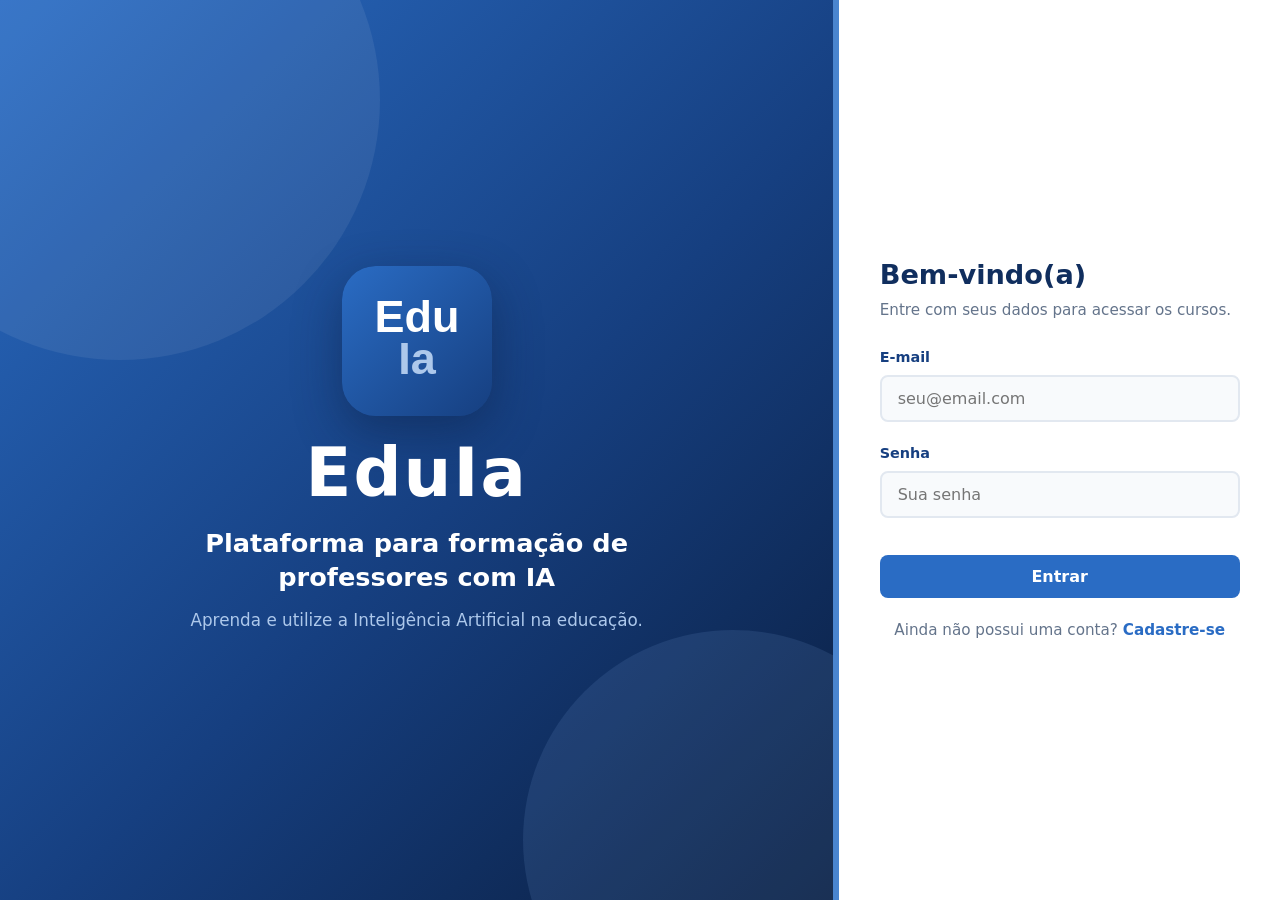
<file: index.html>
<!DOCTYPE html>
<html lang="pt-BR">
<head>
  <meta charset="UTF-8" />
  <meta name="viewport" content="width=device-width, initial-scale=1.0" />
  <title>EduIa — Login</title>
  <link rel="icon" type="image/svg+xml" href="img/logo.svg" />
  <link rel="stylesheet" href="css/style.css" />
</head>
<body>
  <div class="split-page">
    <section class="split-brand">
      <div class="brand-content">
        <img src="img/logo.svg" alt="EduIa" class="brand-logo" />
        <h1 class="brand-name">EduIa</h1>
        <p class="brand-tagline">Plataforma para formação de professores com IA</p>
        <p class="brand-desc">Aprenda e utilize a Inteligência Artificial na educação.</p>
      </div>
      <div class="brand-circle brand-circle-1"></div>
      <div class="brand-circle brand-circle-2"></div>
    </section>
    <section class="split-form">
      <div class="split-form-inner">
        <h2 class="form-heading">Bem-vindo(a)</h2>
        <p class="form-sub">Entre com seus dados para acessar os cursos.</p>
        <div class="alert alert-success hidden" id="cadastro-ok">Cadastro realizado com sucesso! Faça login com os dados que você acabou de criar.</div>

        <form id="login-form" novalidate>
          <div class="form-group">
            <label for="email">E-mail</label>
            <input type="email" id="email" placeholder="seu@email.com" autocomplete="email" />
          </div>
          <div class="form-group">
            <label for="senha">Senha</label>
            <input type="password" id="senha" placeholder="Sua senha" autocomplete="current-password" />
          </div>
          <div class="form-error" id="login-error"></div>
          <button type="submit" class="btn btn-primary btn-block">Entrar</button>
        </form>

        <p class="auth-link">
          Ainda não possui uma conta? <a href="cadastro.html">Cadastre-se</a>
        </p>
      </div>
    </section>
  </div>
  <script src="js/script.js"></script>
  <script src="js/login.js"></script>
</body>
</html>
</file>
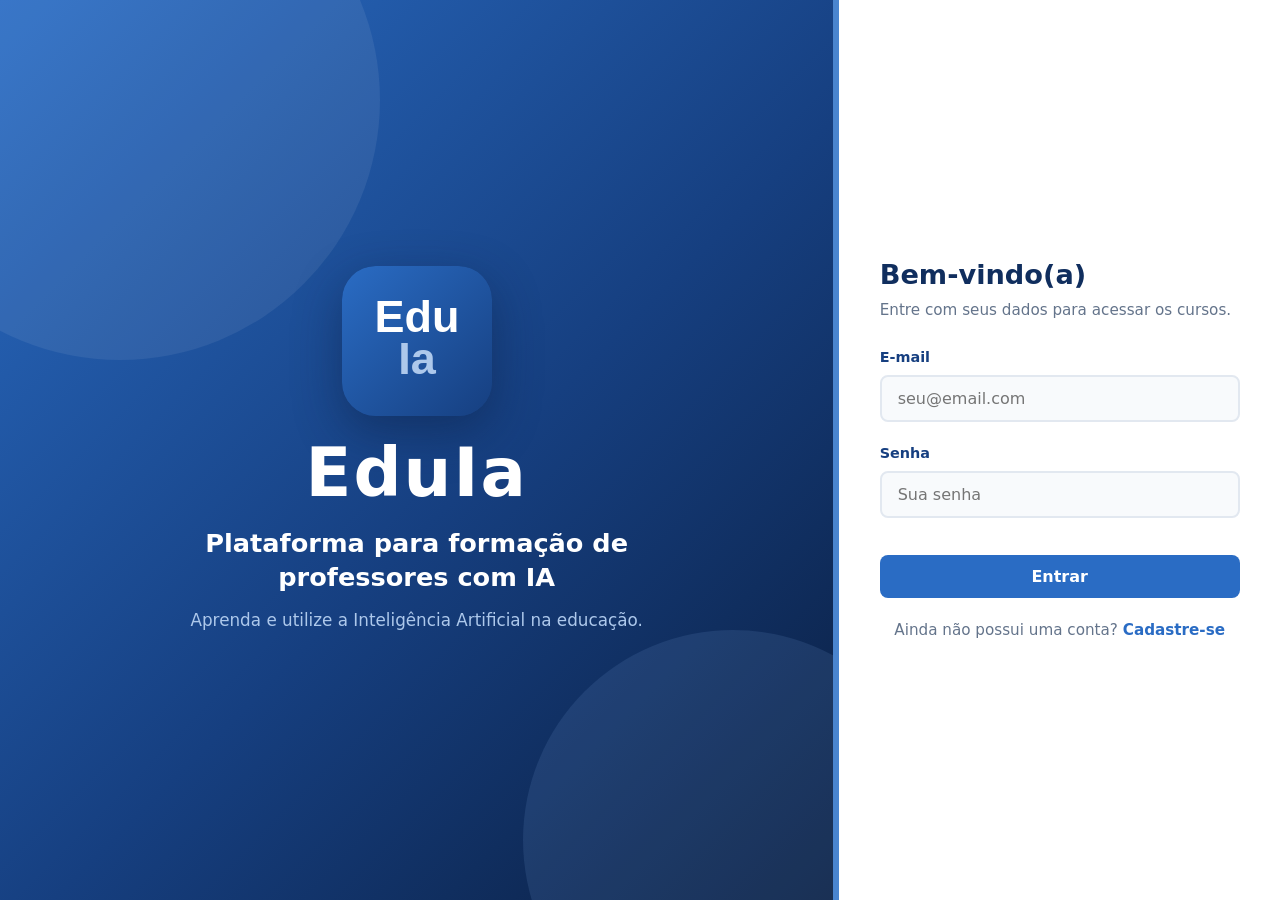
<file: avaliacao.html>
<!DOCTYPE html>
<html lang="pt-BR">
<head>
  <meta charset="UTF-8" />
  <meta name="viewport" content="width=device-width, initial-scale=1.0" />
  <title>EduIa — Avaliação</title>
  <link rel="icon" type="image/svg+xml" href="img/logo.svg" />
  <link rel="stylesheet" href="css/style.css" />
</head>
<body>
  <div id="navbar"></div>

  <div class="container">
    <!-- Conteúdo da avaliação (preenchido pelo JavaScript) -->
    <div id="avaliacao-root"></div>
  </div>

  <script src="js/script.js"></script>
  <script src="js/curso.js"></script>
  <script src="js/quiz-modulos.js"></script>
  <script src="js/avaliacao.js"></script>
  <script>
    var sessao = initPagina('cursos');
    if (sessao) {
      iniciarPaginaAvaliacao(sessao);
    }
  </script>
</body>
</html>
</file>
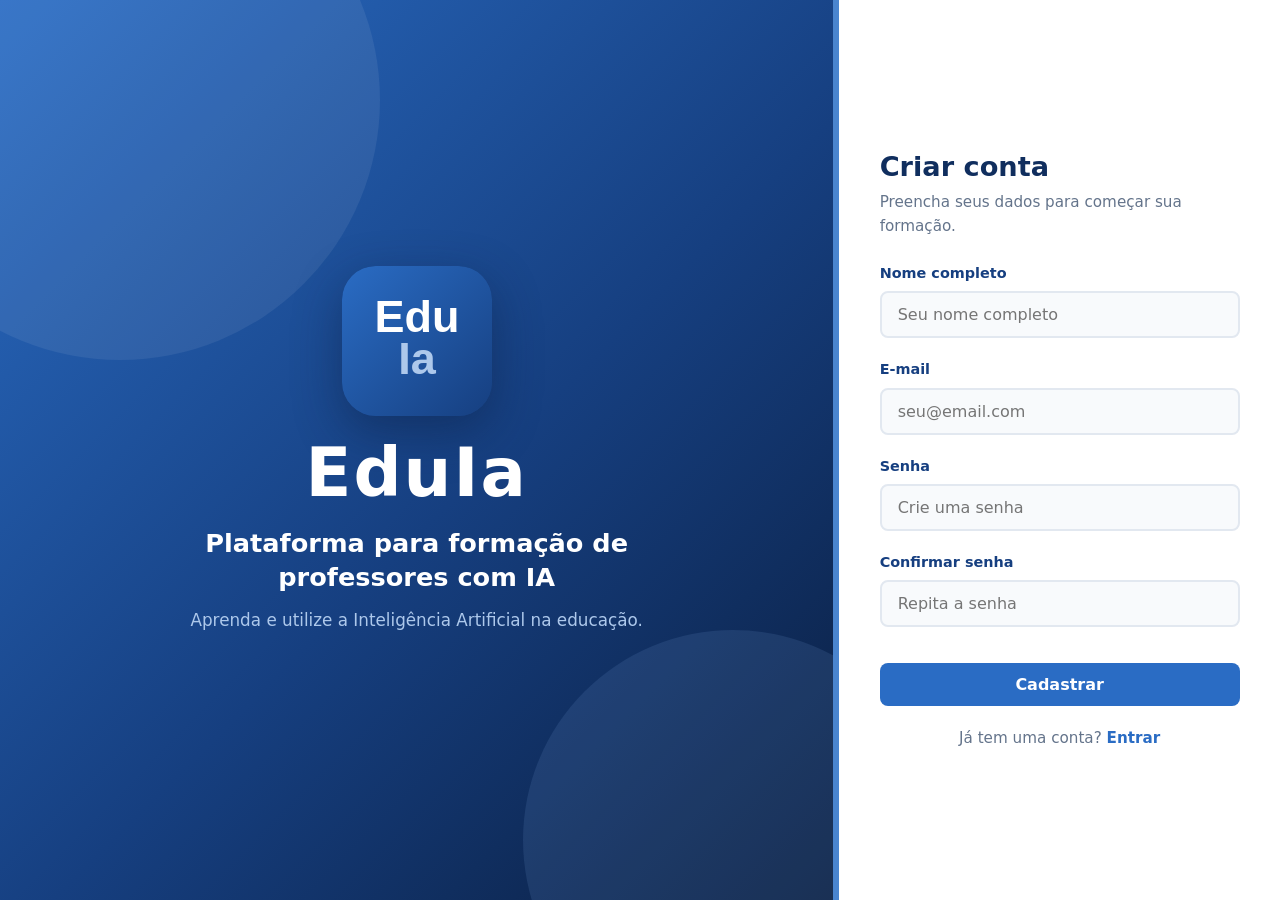
<file: cadastro.html>
<!DOCTYPE html>
<html lang="pt-BR">
<head>
  <meta charset="UTF-8" />
  <meta name="viewport" content="width=device-width, initial-scale=1.0" />
  <title>EduIa — Cadastro</title>
  <link rel="icon" type="image/svg+xml" href="img/logo.svg" />
  <link rel="stylesheet" href="css/style.css" />
</head>
<body>
  <div class="split-page">
    <section class="split-brand">
      <div class="brand-content">
        <img src="img/logo.svg" alt="EduIa" class="brand-logo" />
        <h1 class="brand-name">EduIa</h1>
        <p class="brand-tagline">Plataforma para formação de professores com IA</p>
        <p class="brand-desc">Aprenda e utilize a Inteligência Artificial na educação.</p>
      </div>
      <div class="brand-circle brand-circle-1"></div>
      <div class="brand-circle brand-circle-2"></div>
    </section>
    <section class="split-form">
      <div class="split-form-inner">
        <h2 class="form-heading">Criar conta</h2>
        <p class="form-sub">Preencha seus dados para começar sua formação.</p>

        <form id="cadastro-form" novalidate>
          <div class="form-group">
            <label for="nome">Nome completo</label>
            <input type="text" id="nome" placeholder="Seu nome completo" autocomplete="name" />
          </div>
          <div class="form-group">
            <label for="email">E-mail</label>
            <input type="email" id="email" placeholder="seu@email.com" autocomplete="email" />
          </div>
          <div class="form-group">
            <label for="senha">Senha</label>
            <input type="password" id="senha" placeholder="Crie uma senha" autocomplete="new-password" />
          </div>
          <div class="form-group">
            <label for="confirmar">Confirmar senha</label>
            <input type="password" id="confirmar" placeholder="Repita a senha" autocomplete="new-password" />
          </div>
          <div class="form-error" id="cadastro-error"></div>
          <button type="submit" class="btn btn-primary btn-block">Cadastrar</button>
        </form>

        <p class="auth-link">
          Já tem uma conta? <a href="index.html">Entrar</a>
        </p>
      </div>
    </section>
  </div>
  <script src="js/script.js"></script>
  <script src="js/login.js"></script>
</body>
</html>
</file>
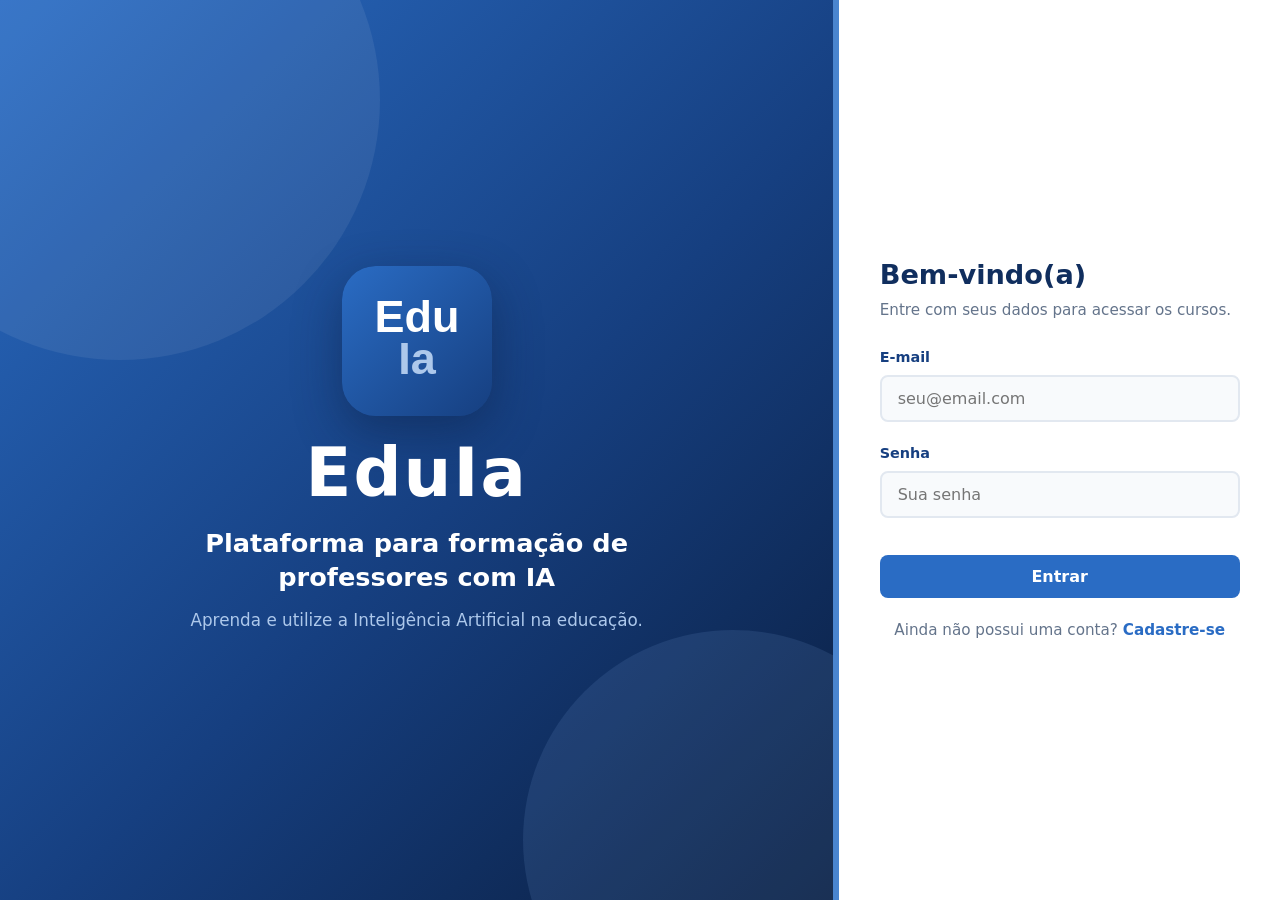
<file: curso.html>
<!DOCTYPE html>
<html lang="pt-BR">
<head>
  <meta charset="UTF-8" />
  <meta name="referrer" content="strict-origin-when-cross-origin" />
  <meta name="viewport" content="width=device-width, initial-scale=1.0" />
  <title>EduIa — Curso</title>
  <link rel="icon" type="image/svg+xml" href="img/logo.svg" />
  <link rel="stylesheet" href="css/style.css" />
</head>
<body>
  <div id="navbar"></div>

  <div class="container">
    <!-- Cabeçalho do curso (preenchido pelo JavaScript) -->
    <div class="course-header" id="course-header">
      <!-- nome, descrição e barra de progresso aparecem aqui -->
    </div>

    <!-- Lista de aulas -->
    <div id="lessons-container"></div>

    <!-- Mensagem de conclusão (aparece quando todas as aulas estão feitas) -->
    <div id="complete-message" class="hidden"></div>
  </div>

  <script src="js/script.js"></script>
  <script src="js/curso.js"></script>
  <script src="js/quiz-modulos.js"></script>
  <script src="js/avaliacao.js"></script>
  <script src="js/base-conhecimento.js"></script>
  <script src="js/assistente.js"></script>
  <script>
    // Inicializa a página e carrega o curso
    var sessao = initPagina('cursos');
    if (sessao) {
      carregarCurso(sessao.email);
    }
  </script>
</body>
</html>
</file>
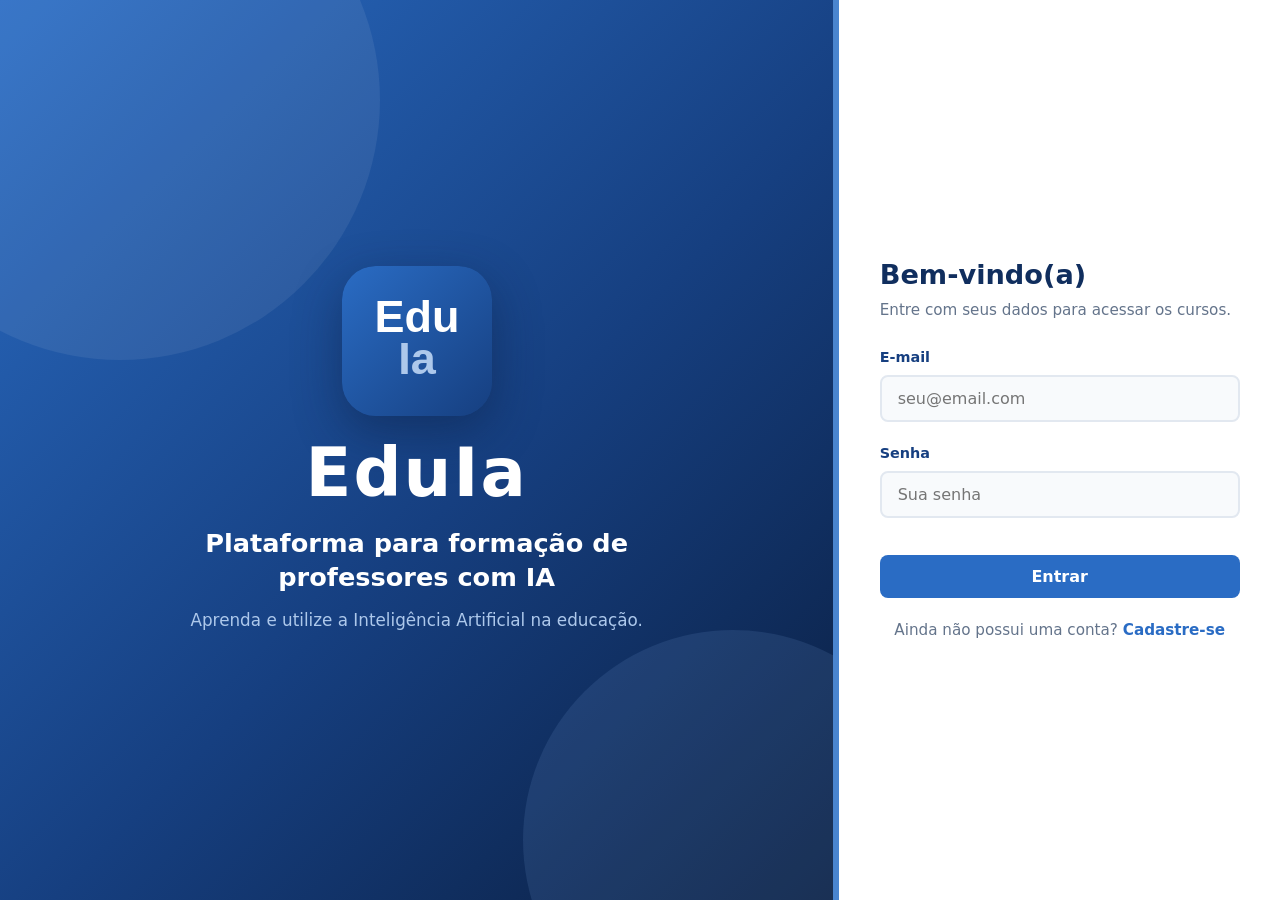
<file: cursos.html>
<!DOCTYPE html>
<html lang="pt-BR">
<head>
  <meta charset="UTF-8" />
  <meta name="viewport" content="width=device-width, initial-scale=1.0" />
  <title>EduIa — Cursos</title>
  <link rel="icon" type="image/svg+xml" href="img/logo.svg" />
  <link rel="stylesheet" href="css/style.css" />
</head>
<body>
  <div id="navbar"></div>

  <div class="container">
    <h1>Módulos da formação</h1>
    <p class="subtitle mb-32">Escolha um módulo e comece a aprender sobre Inteligência Artificial na educação.</p>

    <div class="card-grid">
      <!-- Curso 1 -->
      <div class="card card-hover course-card">
        <div class="card-icon">&#129302;</div>
        <span class="module-tag">Módulo 1</span>
        <h3>Introdução à Inteligência Artificial na Educação</h3>
        <p class="course-desc mt-8">Conheça os conceitos básicos de Inteligência Artificial e suas possibilidades no contexto educacional.</p>
        <div class="course-meta">
          <span>&#128218; 3 aulas</span>
        </div>
        <a href="curso.html?id=1" class="btn btn-primary">Acessar curso</a>
      </div>

      <!-- Curso 2 -->
      <div class="card card-hover course-card">
        <div class="card-icon">&#128221;</div>
        <span class="module-tag">Módulo 2</span>
        <h3>IA Aplicada ao Ensino</h3>
        <p class="course-desc mt-8">Conheça formas de utilizar a Inteligência Artificial no planejamento e nas atividades educacionais.</p>
        <div class="course-meta">
          <span>&#128218; 3 aulas</span>
        </div>
        <a href="curso.html?id=2" class="btn btn-primary">Acessar curso</a>
      </div>

      <!-- Curso 3 -->
      <div class="card card-hover course-card">
        <div class="card-icon">&#127919;</div>
        <span class="module-tag">Módulo 3</span>
        <h3>Criação de Atividades com IA</h3>
        <p class="course-desc mt-8">Aprenda possibilidades de utilização da IA para criar atividades para seus alunos.</p>
        <div class="course-meta">
          <span>&#128218; 3 aulas</span>
        </div>
        <a href="curso.html?id=3" class="btn btn-primary">Acessar curso</a>
      </div>
    </div>
  </div>

  <script src="js/script.js"></script>
  <script>
    initPagina('cursos');
  </script>
</body>
</html>
</file>
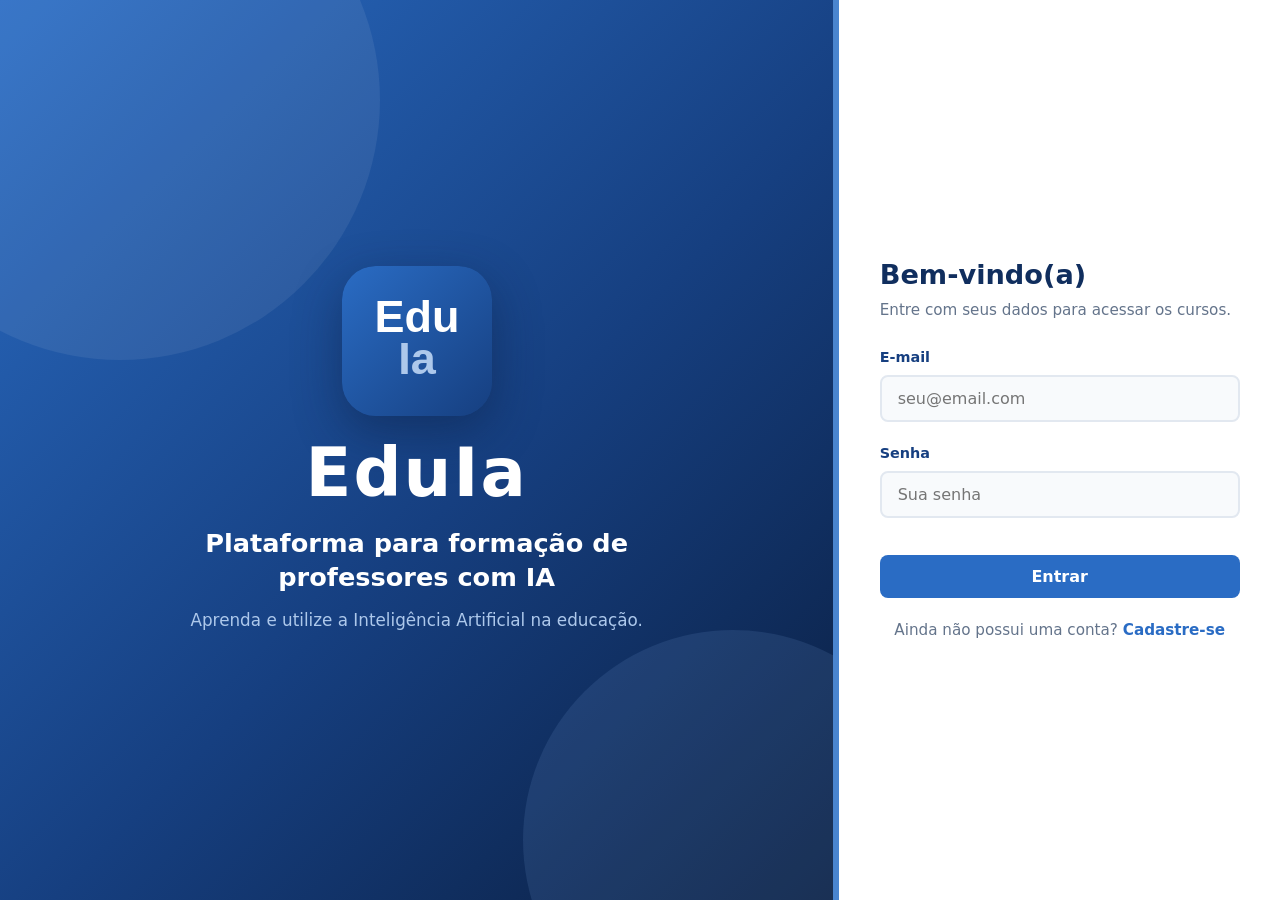
<file: inicio.html>
<!DOCTYPE html>
<html lang="pt-BR">
<head>
  <meta charset="UTF-8" />
  <meta name="viewport" content="width=device-width, initial-scale=1.0" />
  <title>EduIa — Início</title>
  <link rel="icon" type="image/svg+xml" href="img/logo.svg" />
  <link rel="stylesheet" href="css/style.css" />
</head>
<body>
  <div id="navbar"></div>

  <div class="container">
    <!-- Hero de boas-vindas -->
    <div class="hero">
      <h1 id="saudacao">Olá!</h1>
      <p>Continue sua formação e aprenda novas possibilidades de utilizar a IA na educação.</p>
    </div>

    <!-- Três opções principais -->
    <h2 class="mb-24">O que você deseja fazer?</h2>
    <div class="card-grid mb-32">
      <a href="cursos.html" class="card card-hover" style="text-decoration:none">
        <div class="card-icon">&#128218;</div>
        <h3>Cursos</h3>
        <p class="mt-8">Acesse os cursos disponíveis sobre Inteligência Artificial na educação.</p>
      </a>
      <a href="certificado.html" class="card card-hover" style="text-decoration:none">
        <div class="card-icon">&#127891;</div>
        <h3>Certificados</h3>
        <p class="mt-8">Veja seus certificados de conclusão de cursos.</p>
      </a>
      <a href="plano-aula.html" class="card card-hover" style="text-decoration:none">
        <div class="card-icon">&#128221;</div>
        <h3>Plano de Aula</h3>
        <p class="mt-8">Acesse o material complementar com o plano de aula pronto.</p>
      </a>
    </div>

    <!-- Seção "Continue sua formação" -->
    <h2 class="mb-16">Continue sua formação</h2>
    <div class="card" id="curso-andamento">
      <!-- Preenchido pelo JavaScript -->
    </div>
  </div>

  <script src="js/script.js"></script>
  <script src="js/curso.js"></script>
  <script src="js/base-conhecimento.js"></script>
  <script src="js/assistente.js"></script>
  <script>
    // Inicializa a página
    var sessao = initPagina('inicio');
    if (sessao) {
      // Mostra o nome do usuário na saudação
      document.getElementById('saudacao').textContent = 'Olá, ' + sessao.nome + '!';

      // Mostra o curso em andamento (se houver)
      mostrarCursoAndamento(sessao.email);
    }
  </script>
</body>
</html>
</file>
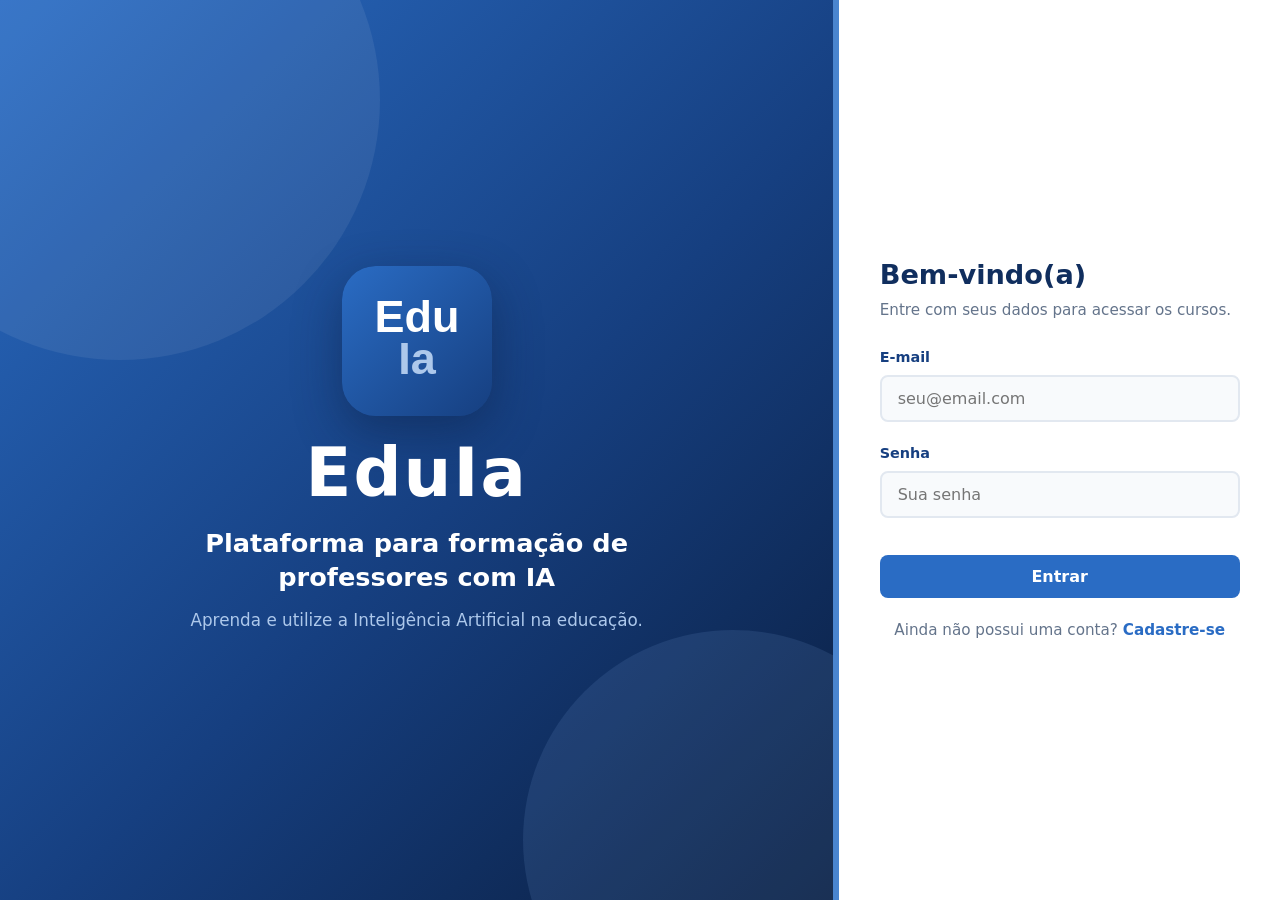
<file: perfil.html>
<!DOCTYPE html>
<html lang="pt-BR">
<head>
  <meta charset="UTF-8" />
  <meta name="viewport" content="width=device-width, initial-scale=1.0" />
  <title>EduIa — Perfil</title>
  <link rel="icon" type="image/svg+xml" href="img/logo.svg" />
  <link rel="stylesheet" href="css/style.css" />
</head>
<body>
  <div id="navbar"></div>

  <div class="container">
    <div class="card profile-card">
      <div class="profile-avatar" id="profile-avatar">A</div>
      <h1 class="text-center" id="profile-nome">Nome do Usuário</h1>
      <p class="text-center muted">Professora(o) em formação</p>

      <div class="profile-info">
        <div class="profile-row">
          <span class="profile-row-label">Nome</span>
          <span class="profile-row-value" id="profile-nome-valor">—</span>
        </div>
        <div class="profile-row">
          <span class="profile-row-label">E-mail</span>
          <span class="profile-row-value" id="profile-email-valor">—</span>
        </div>
      </div>

      <!-- Formulário de edição do nome -->
      <h3 class="mb-16">Editar nome</h3>
      <form id="form-editar-nome">
        <div class="form-group">
          <label for="novo-nome">Novo nome</label>
          <input type="text" id="novo-nome" placeholder="Digite seu novo nome" />
        </div>
        <div class="form-error" id="perfil-error"></div>
        <div class="form-success" id="perfil-success"></div>
        <button type="submit" class="btn btn-primary btn-block">Salvar alterações</button>
      </form>
    </div>
  </div>

  <script src="js/script.js"></script>
  <script src="js/perfil.js"></script>
  <script>
    var sessao = initPagina('perfil');
    if (sessao) {
      carregarPerfil(sessao);
      configurarEdicaoNome(sessao);
    }
  </script>
</body>
</html>
</file>
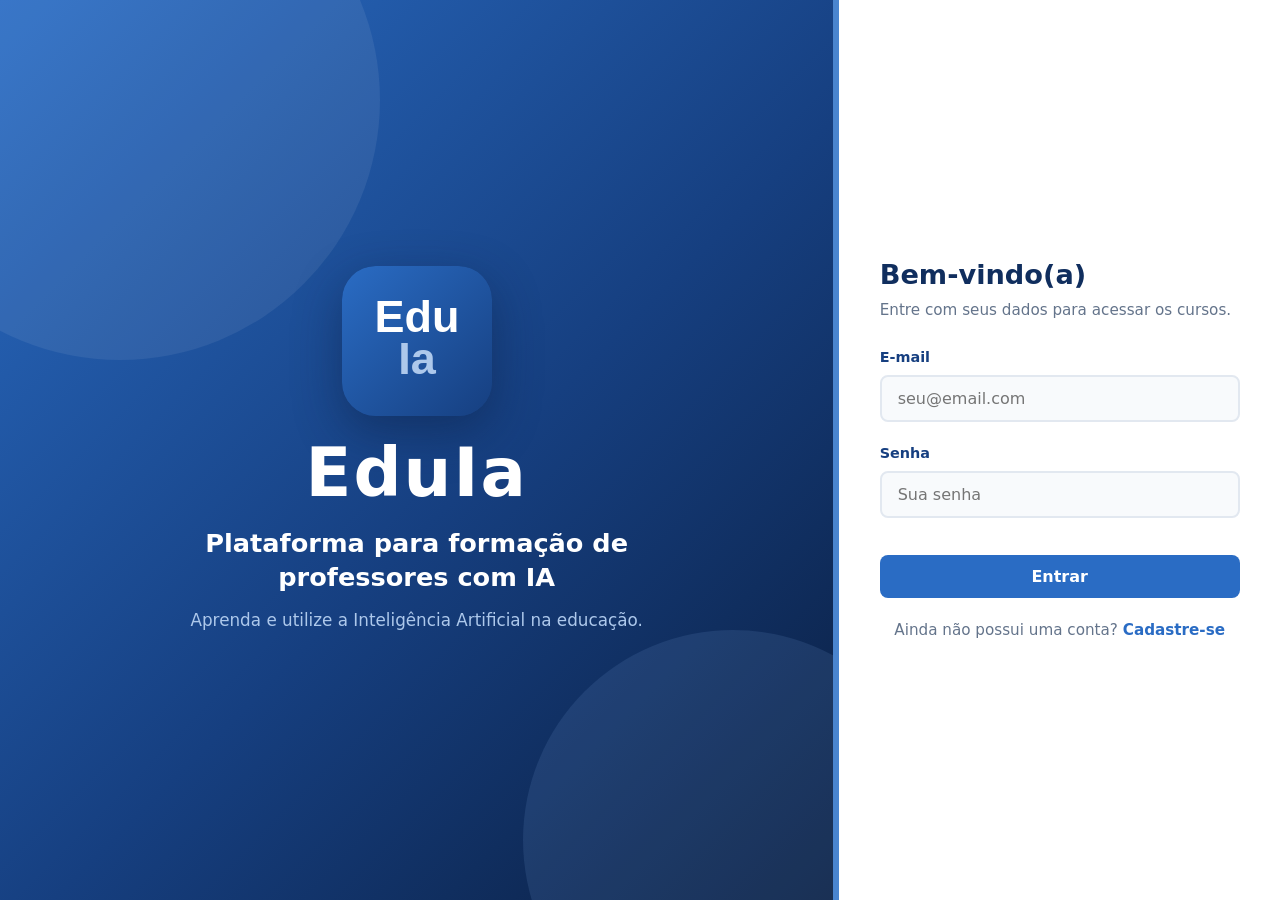
<file: plano-aula.html>
<!DOCTYPE html>
<html lang="pt-BR">
<head>
  <meta charset="UTF-8" />
  <meta name="viewport" content="width=device-width, initial-scale=1.0" />
  <title>EduIa — Plano de Aula</title>
  <link rel="icon" type="image/svg+xml" href="img/logo.svg" />
  <link rel="stylesheet" href="css/style.css" />
</head>
<body>
  <div id="navbar"></div>

  <div class="container">
    <div class="card plano-card">
      <div class="plano-icon">&#128221;</div>
      <h1>Plano de Aula</h1>
      <h2 class="mt-8" style="font-size:1.1rem; color:var(--cinza-500)">Material complementar</h2>

      <p class="plano-desc">
        Após concluir o curso, você pode acessar o plano de aula preparado para complementar
        sua formação. Este material serve como exemplo de como aplicar os conhecimentos
        adquiridos sobre Inteligência Artificial em suas aulas.
      </p>

      <div id="plano-acesso"></div>
    </div>
  </div>

  <script src="js/script.js"></script>
  <script src="js/curso.js"></script>
  <script>
    var sessao = initPagina('plano');
    if (sessao) {
      var area = document.getElementById('plano-acesso');
      if (todosModulosConcluidos(sessao.email)) {
        area.innerHTML =
          '<a href="pdf/plano-de-aula.pdf" target="_blank" class="btn btn-primary">&#128206; Visualizar plano de aula</a> ' +
          '<a href="pdf/plano-de-aula.pdf" download="plano-de-aula-eduia.pdf" class="btn btn-outline">&#11015; Baixar PDF</a>';
      } else {
        area.innerHTML =
          '<div class="alert alert-info">O plano de aula é liberado ao concluir os 3 módulos da formação. ' +
          '<a href="cursos.html">Ir para os módulos</a></div>';
      }
    }
  </script>
</body>
</html>
</file>
<file: css/style.css>
:root {
  --azul-50:  #eef4fb;
  --azul-100: #d6e4f5;
  --azul-200: #adc8eb;
  --azul-300: #7aa6db;
  --azul-400: #4a85cf;
  --azul-500: #2a6cc4;
  --azul-600: #1d54a8;
  --azul-700: #163f80;
  --azul-800: #102e5e;
  --azul-900: #0a1d3e;

  --branco: #ffffff;
  --cinza-50:  #f8fafc;
  --cinza-100: #f1f5f9;
  --cinza-200: #e2e8f0;
  --cinza-300: #cbd5e1;
  --cinza-400: #94a3b8;
  --cinza-500: #64748b;
  --cinza-600: #475569;
  --cinza-700: #334155;

  --verde: #16a34a;
  --verde-claro: #dcfce7;
  --amarelo: #f59e0b;
  --vermelho: #dc2626;

  --sombra-sm: 0 1px 3px rgba(16, 46, 94, 0.08);
  --sombra: 0 4px 16px rgba(16, 46, 94, 0.10);
  --sombra-lg: 0 12px 40px rgba(16, 46, 94, 0.14);

  --raio: 14px;
  --raio-sm: 8px;
  --transicao: 0.25s ease;
  --max: 1080px;
}

/* ---------- Reset básico ---------- */
* { margin: 0; padding: 0; box-sizing: border-box; }

html { scroll-behavior: smooth; }

body {
  font-family: 'Inter', 'Segoe UI', system-ui, -apple-system, sans-serif;
  background: var(--azul-50);
  color: var(--azul-900);
  line-height: 1.6;
  min-height: 100vh;
}

a { color: var(--azul-500); text-decoration: none; }
a:hover { color: var(--azul-600); }

img { max-width: 100%; display: block; }

/* ---------- Barra de navegação ---------- */
.navbar {
  background: var(--branco);
  box-shadow: var(--sombra-sm);
  position: sticky;
  top: 0;
  z-index: 100;
}
.navbar-inner {
  max-width: var(--max);
  margin: 0 auto;
  padding: 0 24px;
  height: 64px;
  display: flex;
  align-items: center;
  justify-content: space-between;
  gap: 16px;
}
.navbar-brand {
  display: flex;
  align-items: center;
  gap: 10px;
  font-weight: 700;
  font-size: 1.15rem;
  color: var(--azul-700);
}
.navbar-brand img { width: 36px; height: 36px; }
.navbar-links {
  display: flex;
  align-items: center;
  gap: 4px;
  list-style: none;
}
.navbar-links a {
  color: var(--cinza-600);
  font-weight: 500;
  font-size: 0.95rem;
  padding: 8px 14px;
  border-radius: var(--raio-sm);
  transition: var(--transicao);
}
.navbar-links a:hover { background: var(--azul-50); color: var(--azul-600); }
.navbar-links a.active { background: var(--azul-100); color: var(--azul-700); }
.navbar-links a.nav-sair {
  color: var(--vermelho);
  font-weight: 600;
}
.navbar-links a.nav-sair:hover { background: #fef2f2; }

.nav-toggle {
  display: none;
  background: none;
  border: none;
  cursor: pointer;
  font-size: 1.6rem;
  color: var(--azul-700);
}

/* ---------- Container geral ---------- */
.container {
  max-width: var(--max);
  margin: 0 auto;
  padding: 32px 24px;
}

/* ---------- Tipografia ---------- */
h1, h2, h3 { line-height: 1.25; color: var(--azul-800); }
h1 { font-size: 2rem; }
h2 { font-size: 1.5rem; }
h3 { font-size: 1.2rem; }
p  { color: var(--cinza-600); }
.muted { color: var(--cinza-500); }
.subtitle { color: var(--cinza-500); font-size: 1.05rem; margin-top: 4px; }

/* ---------- Botões ---------- */
.btn {
  display: inline-flex;
  align-items: center;
  justify-content: center;
  gap: 8px;
  padding: 12px 24px;
  font-size: 1rem;
  font-weight: 600;
  font-family: inherit;
  border: none;
  border-radius: var(--raio-sm);
  cursor: pointer;
  transition: var(--transicao);
  text-decoration: none;
}
.btn-primary {
  background: var(--azul-500);
  color: var(--branco);
}
.btn-primary:hover { background: var(--azul-600); color: var(--branco); transform: translateY(-1px); box-shadow: var(--sombra); }
.btn-secondary {
  background: var(--azul-100);
  color: var(--azul-700);
}
.btn-secondary:hover { background: var(--azul-200); }
.btn-outline {
  background: transparent;
  color: var(--azul-600);
  border: 2px solid var(--azul-200);
}
.btn-outline:hover { border-color: var(--azul-500); background: var(--azul-50); }
.btn-success { background: var(--verde); color: var(--branco); }
.btn-success:hover { background: #15803d; color: var(--branco); }
.btn-block { width: 100%; }
.btn:disabled { opacity: 0.5; cursor: not-allowed; transform: none; box-shadow: none; }

/* ---------- Cards ---------- */
.card {
  background: var(--branco);
  border-radius: var(--raio);
  box-shadow: var(--sombra-sm);
  padding: 28px;
  transition: var(--transicao);
  border: 1px solid var(--cinza-200);
}
.card-hover:hover { box-shadow: var(--sombra); transform: translateY(-3px); }

.card-grid {
  display: grid;
  grid-template-columns: repeat(auto-fit, minmax(260px, 1fr));
  gap: 24px;
}

/* ---------- Ícones de card ---------- */
.card-icon {
  width: 56px;
  height: 56px;
  border-radius: 14px;
  background: var(--azul-100);
  display: flex;
  align-items: center;
  justify-content: center;
  font-size: 1.7rem;
  margin-bottom: 16px;
}

/* ---------- Páginas de auth (login/cadastro) ---------- */
.auth-page {
  min-height: 100vh;
  display: flex;
  align-items: center;
  justify-content: center;
  padding: 24px;
  background: linear-gradient(135deg, var(--azul-50) 0%, var(--azul-100) 100%);
}
.auth-card {
  background: var(--branco);
  border-radius: 20px;
  box-shadow: var(--sombra-lg);
  padding: 48px 40px;
  width: 100%;
  max-width: 440px;
  text-align: center;
}
.auth-logo {
  width: 72px;
  height: 72px;
  margin: 0 auto 20px;
}
.auth-title { font-size: 1.4rem; color: var(--azul-800); }
.auth-subtitle { color: var(--cinza-500); margin-bottom: 32px; font-size: 0.95rem; }

/* ---------- Formulários ---------- */
.form-group { margin-bottom: 20px; text-align: left; }
.form-group label {
  display: block;
  font-weight: 600;
  font-size: 0.9rem;
  color: var(--azul-700);
  margin-bottom: 6px;
}
.form-group input {
  width: 100%;
  padding: 12px 16px;
  font-size: 1rem;
  font-family: inherit;
  border: 2px solid var(--cinza-200);
  border-radius: var(--raio-sm);
  background: var(--cinza-50);
  color: var(--azul-900);
  transition: var(--transicao);
}
.form-group input:focus {
  outline: none;
  border-color: var(--azul-400);
  background: var(--branco);
  box-shadow: 0 0 0 4px var(--azul-100);
}
.form-error {
  color: var(--vermelho);
  font-size: 0.85rem;
  margin-top: 6px;
  min-height: 1.2em;
}
.form-success {
  color: var(--verde);
  font-size: 0.9rem;
  margin-top: 6px;
}
.auth-link {
  margin-top: 24px;
  font-size: 0.95rem;
  color: var(--cinza-500);
}
.auth-link a { font-weight: 600; }

/* ---------- Hero da página inicial ---------- */
.hero {
  background: linear-gradient(135deg, var(--azul-600), var(--azul-800));
  border-radius: var(--raio);
  padding: 48px 40px;
  color: var(--branco);
  margin-bottom: 36px;
}
.hero h1 { color: var(--branco); font-size: 2.2rem; }
.hero p { color: rgba(255,255,255,0.85); font-size: 1.1rem; margin-top: 8px; }

/* ---------- Card de curso em andamento ---------- */
.progress-card {
  display: flex;
  align-items: center;
  gap: 24px;
  flex-wrap: wrap;
}
.progress-card .card-icon { margin-bottom: 0; flex-shrink: 0; }
.progress-bar-wrap {
  flex: 1;
  min-width: 200px;
}
.progress-bar {
  height: 10px;
  background: var(--cinza-200);
  border-radius: 10px;
  overflow: hidden;
  margin-top: 8px;
}
.progress-bar-fill {
  height: 100%;
  background: linear-gradient(90deg, var(--azul-400), var(--azul-600));
  border-radius: 10px;
  transition: width 0.5s ease;
}
.progress-text { font-size: 0.85rem; color: var(--cinza-500); margin-top: 6px; }

/* ---------- Página de cursos ---------- */
.course-card .course-meta {
  display: flex;
  align-items: center;
  gap: 8px;
  font-size: 0.85rem;
  color: var(--cinza-500);
  margin: 12px 0 20px;
}
.course-card .course-desc { margin-bottom: 20px; font-size: 0.95rem; }

/* ---------- Página do curso ---------- */
.course-header {
  background: var(--branco);
  border-radius: var(--raio);
  box-shadow: var(--sombra-sm);
  padding: 32px;
  margin-bottom: 28px;
  border: 1px solid var(--cinza-200);
}
.lesson {
  background: var(--branco);
  border-radius: var(--raio);
  box-shadow: var(--sombra-sm);
  border: 1px solid var(--cinza-200);
  margin-bottom: 20px;
  overflow: hidden;
}
.lesson-header {
  padding: 20px 24px;
  display: flex;
  align-items: center;
  justify-content: space-between;
  gap: 16px;
  cursor: pointer;
  transition: var(--transicao);
}
.lesson-header:hover { background: var(--azul-50); }
.lesson-title { display: flex; align-items: center; gap: 12px; font-weight: 600; color: var(--azul-800); }
.lesson-number {
  width: 32px; height: 32px;
  border-radius: 50%;
  background: var(--azul-100);
  color: var(--azul-700);
  display: flex; align-items: center; justify-content: center;
  font-weight: 700; font-size: 0.9rem; flex-shrink: 0;
}
.lesson-number.done { background: var(--verde); color: var(--branco); }
.lesson-toggle { font-size: 1.4rem; color: var(--cinza-400); transition: transform var(--transicao); }
.lesson.open .lesson-toggle { transform: rotate(180deg); }
.lesson-body { padding: 0 24px; max-height: 0; overflow: hidden; transition: max-height 0.35s ease, padding 0.35s ease; }
.lesson.open .lesson-body { max-height: 900px; padding: 0 24px 24px; text-align: center; }
.lesson-video {
  position: relative;
  width: 100%;
  max-width: 540px;
  aspect-ratio: 16 / 9;
  margin: 0 auto 16px;
  border-radius: var(--raio-sm);
  overflow: hidden;
  background: #000;
}
.lesson-video iframe { position: absolute; top: 0; left: 0; width: 100%; height: 100%; border: 0; }
.lesson-done-btn { margin-top: 8px; }

.course-complete-msg {
  background: var(--verde-claro);
  border: 1px solid #bbf7d0;
  border-radius: var(--raio);
  padding: 24px;
  text-align: center;
  margin: 28px 0;
}
.course-complete-msg h3 { color: #166534; margin-bottom: 8px; }
.course-complete-msg p { color: #15803d; margin-bottom: 20px; }
.course-complete-actions { display: flex; gap: 12px; justify-content: center; flex-wrap: wrap; }

/* ---------- Barra de progresso do curso ---------- */
.course-progress-wrap { margin: 20px 0; }
.course-progress-bar {
  height: 14px;
  background: var(--cinza-200);
  border-radius: 10px;
  overflow: hidden;
}
.course-progress-fill {
  height: 100%;
  background: linear-gradient(90deg, var(--azul-400), var(--azul-600));
  border-radius: 10px;
  transition: width 0.5s ease;
  width: 0;
}
.course-progress-label { font-size: 0.9rem; color: var(--cinza-500); margin-top: 8px; }

/* ---------- Certificado ---------- */
.cert-page { padding: 40px 24px; }
.cert-wrapper { max-width: 900px; margin: 0 auto; }
.certificate {
  border: 4px double var(--azul-500);
  border-radius: 12px;
  padding: 48px 50px 40px;
  background: linear-gradient(180deg, var(--azul-50) 0%, var(--branco) 38%, var(--branco) 100%);
  overflow: hidden;
  text-align: center;
  box-shadow: var(--sombra-lg);
  position: relative;
}
.certificate::before, .certificate::after {
  content: '';
  position: absolute;
  width: 60px; height: 60px;
  border: 3px solid var(--azul-200);
  border-radius: 8px;
}
.certificate::before { top: 16px; left: 16px; border-right: none; border-bottom: none; }
.certificate::after { bottom: 16px; right: 16px; border-left: none; border-top: none; }
.cert-band { position: absolute; top: 0; left: 0; right: 0; height: 14px; background: linear-gradient(90deg, var(--azul-700), var(--azul-400), var(--amarelo)); }
.cert-brand { display: flex; align-items: center; justify-content: center; gap: 12px; margin: 8px 0 18px; }
.cert-logo { width: 64px; height: 64px; }
.cert-brand-name { font-size: 1.8rem; font-weight: 800; color: var(--azul-700); letter-spacing: 1px; }
.cert-decoration { width: 80px; height: 4px; background: var(--azul-500); margin: 0 auto 24px; border-radius: 4px; }
.cert-title { font-size: 2rem; font-weight: 800; letter-spacing: 3px; background: linear-gradient(90deg, var(--azul-700), var(--azul-400)); -webkit-background-clip: text; background-clip: text; color: transparent; margin-bottom: 24px; }
.cert-text { font-size: 1.15rem; color: var(--cinza-600); margin-bottom: 8px; }
.cert-name { font-size: 1.9rem; font-weight: 700; color: var(--azul-600); margin: 16px 0; border-bottom: 3px solid var(--amarelo); display: inline-block; padding-bottom: 6px; }
.cert-course { font-size: 1.35rem; font-weight: 700; color: var(--azul-800); margin: 16px auto; background: var(--azul-100); border-radius: 10px; padding: 12px 20px; max-width: 90%; }
.cert-platform { font-size: 0.95rem; color: var(--cinza-500); margin-top: 20px; }
.cert-meta {
  display: flex;
  justify-content: space-around;
  margin-top: 36px;
  padding-top: 20px;
  border-top: 2px solid var(--azul-100);
  flex-wrap: wrap;
  gap: 24px;
}
.cert-meta-item { text-align: center; }
.cert-meta-label { font-size: 0.8rem; color: var(--cinza-400); text-transform: uppercase; letter-spacing: 1px; }
.cert-meta-value { font-size: 1.1rem; font-weight: 600; color: var(--azul-700); margin-top: 4px; }
.cert-actions { text-align: center; margin-top: 32px; }

/* ---------- Perfil ---------- */
.profile-card { max-width: 520px; margin: 0 auto; }
.profile-avatar {
  width: 96px; height: 96px;
  border-radius: 50%;
  background: var(--azul-500);
  color: var(--branco);
  display: flex; align-items: center; justify-content: center;
  font-size: 2.4rem; font-weight: 700;
  margin: 0 auto 20px;
}
.profile-info { margin: 24px 0; }
.profile-row {
  display: flex;
  justify-content: space-between;
  align-items: center;
  padding: 16px 0;
  border-bottom: 1px solid var(--cinza-200);
}
.profile-row:last-child { border-bottom: none; }
.profile-row-label { font-weight: 600; color: var(--azul-700); }
.profile-row-value { color: var(--cinza-600); }

/* ---------- Plano de aula ---------- */
.plano-card { max-width: 640px; margin: 0 auto; text-align: center; }
.plano-icon { font-size: 3rem; margin-bottom: 16px; }
.plano-desc { margin: 16px 0 28px; color: var(--cinza-600); line-height: 1.7; }

/* ---------- Mensagens / alertas ---------- */
.alert {
  padding: 14px 20px;
  border-radius: var(--raio-sm);
  margin-bottom: 20px;
  font-size: 0.95rem;
}
.alert-info { background: var(--azul-50); color: var(--azul-700); border: 1px solid var(--azul-100); }
.alert-success { background: var(--verde-claro); color: #166534; border: 1px solid #bbf7d0; }
.alert-error { background: #fef2f2; color: var(--vermelho); border: 1px solid #fecaca; }

/* ---------- Empty state ---------- */
.empty-state { text-align: center; padding: 60px 20px; color: var(--cinza-500); }
.empty-state-icon { font-size: 3rem; margin-bottom: 16px; }

/* ---------- Responsivo ---------- */
@media (max-width: 768px) {
  .nav-toggle { display: block; }
  .navbar-links {
    display: none;
    position: absolute;
    top: 64px;
    left: 0;
    right: 0;
    background: var(--branco);
    flex-direction: column;
    padding: 16px;
    box-shadow: var(--sombra);
    gap: 4px;
  }
  .navbar-links.open { display: flex; }
  .navbar-links a { width: 100%; padding: 12px 16px; }

  h1 { font-size: 1.6rem; }
  .hero { padding: 32px 24px; }
  .hero h1 { font-size: 1.7rem; }
  .container { padding: 20px 16px; }
  .auth-card { padding: 36px 24px; }
  .certificate { padding: 40px 24px; }
  .cert-title { font-size: 1.4rem; letter-spacing: 1px; }
  .cert-name { font-size: 1.4rem; }
  .cert-meta { flex-direction: column; gap: 16px; }
  .course-header { padding: 24px 20px; }
  .progress-card { flex-direction: column; text-align: center; }
}

/* ---------- Utilitários ---------- */
.text-center { text-align: center; }
.mt-0 { margin-top: 0; }
.mt-8 { margin-top: 8px; }
.mt-16 { margin-top: 16px; }
.mt-24 { margin-top: 24px; }
.mt-32 { margin-top: 32px; }
.mb-0 { margin-bottom: 0; }
.mb-8 { margin-bottom: 8px; }
.mb-16 { margin-bottom: 16px; }
.mb-24 { margin-bottom: 24px; }
.mb-32 { margin-bottom: 32px; }
.hidden { display: none !important; }
.flex-center { display: flex; align-items: center; justify-content: center; }

/* ---------- Print (certificado) ---------- */
@media print {
  .navbar, .cert-actions, .no-print { display: none !important; }
  body { background: var(--branco); }
  .cert-page { padding: 0; }
  .certificate { box-shadow: none; border-width: 4px; }
}

/* ---------- Certificado em tamanho fixo (usado só ao gerar o PDF) ---------- */
.certificate.cert-pdf {
  width: 1123px; height: 794px; box-sizing: border-box;
  box-shadow: none; border-radius: 0;
  display: flex; flex-direction: column; justify-content: center;
}

/* ---------- Páginas de login/cadastro — layout dividido ---------- */
.split-page { min-height: 100vh; display: flex; }
.split-brand {
  flex: 2;
  position: relative;
  overflow: hidden;
  display: flex; align-items: center; justify-content: center;
  padding: 48px;
  background: linear-gradient(135deg, var(--azul-500) 0%, var(--azul-700) 55%, var(--azul-900) 100%);
  color: var(--branco);
  text-align: center;
}
.brand-content { position: relative; z-index: 2; max-width: 560px; }
.brand-logo { width: 150px; height: 150px; margin: 0 auto 24px; border-radius: 34px; box-shadow: 0 16px 48px rgba(10, 29, 62, 0.45); }
.brand-name { font-size: 4.2rem; font-weight: 800; letter-spacing: 2px; color: var(--branco); line-height: 1; }
.brand-tagline { font-size: 1.6rem; font-weight: 600; color: var(--branco); margin-top: 18px; line-height: 1.35; }
.brand-desc { font-size: 1.05rem; color: var(--azul-200); margin-top: 12px; }
.brand-circle { position: absolute; border-radius: 50%; background: rgba(255, 255, 255, 0.07); z-index: 1; }
.brand-circle-1 { width: 520px; height: 520px; top: -160px; left: -140px; }
.brand-circle-2 { width: 420px; height: 420px; bottom: -150px; right: -110px; background: rgba(122, 166, 219, 0.14); }
.split-form {
  flex: 1;
  min-width: 380px;
  background: var(--branco);
  display: flex; align-items: center; justify-content: center;
  padding: 40px 36px;
  border-left: 6px solid var(--azul-400);
}
.split-form-inner { width: 100%; max-width: 360px; }
.form-heading { font-size: 1.7rem; color: var(--azul-800); }
.form-sub { color: var(--cinza-500); margin: 6px 0 24px; font-size: 0.95rem; }
.split-form .auth-link { text-align: center; margin-top: 20px; }
.split-form .alert { margin-bottom: 18px; }

@media (max-width: 900px) {
  .split-page { flex-direction: column; }
  .split-brand { flex: none; padding: 36px 24px; }
  .brand-logo { width: 84px; height: 84px; border-radius: 20px; margin-bottom: 14px; }
  .brand-name { font-size: 2.4rem; }
  .brand-tagline { font-size: 1.15rem; margin-top: 10px; }
  .brand-desc { display: none; }
  .split-form { min-width: 0; border-left: none; border-top: 6px solid var(--azul-400); padding: 32px 24px; }
}

/* ---------- Etiqueta de módulo ---------- */
.module-tag {
  display: inline-block;
  background: var(--azul-100);
  color: var(--azul-700);
  font-size: 0.78rem;
  font-weight: 700;
  letter-spacing: 1px;
  text-transform: uppercase;
  padding: 4px 12px;
  border-radius: 20px;
  margin-bottom: 10px;
}

/* ---------- Parabéns final (módulo 3) ---------- */
.course-final-msg {
  position: relative;
  overflow: hidden;
  background: linear-gradient(135deg, var(--azul-600), var(--azul-900));
  border-radius: var(--raio);
  padding: 40px 28px;
  text-align: center;
  margin: 28px 0;
  box-shadow: var(--sombra-lg);
  border-bottom: 6px solid var(--amarelo);
}
.course-final-msg .final-emoji { font-size: 3.4rem; margin-bottom: 8px; }
.course-final-msg h3 { color: var(--branco); font-size: 1.7rem; margin-bottom: 12px; }
.course-final-msg p { color: var(--azul-100); max-width: 620px; margin: 0 auto 26px; line-height: 1.7; }
.btn-gold { background: var(--amarelo); color: var(--azul-900); }
.btn-gold:hover { background: #d98a06; color: var(--azul-900); transform: translateY(-1px); }
.btn-light { background: var(--branco); color: var(--azul-700); }
.btn-light:hover { background: var(--azul-100); color: var(--azul-800); }

/* ---------- Certificado: módulos e status ---------- */
.cert-modulos { list-style: none; margin: 14px auto 6px; padding: 0; max-width: 92%; display: flex; flex-direction: column; gap: 8px; }
.cert-modulos li { background: var(--azul-100); color: var(--azul-800); font-weight: 600; border-radius: 10px; padding: 9px 16px; font-size: 1.02rem; text-align: left; display: flex; align-items: center; gap: 12px; }
.cert-mod-num { background: var(--azul-600); color: var(--branco); font-size: 0.72rem; letter-spacing: 1px; text-transform: uppercase; padding: 4px 10px; border-radius: 14px; white-space: nowrap; }
.modulos-status { margin: 12px 0 0 18px; line-height: 1.9; }
.certificate.cert-pdf { padding: 30px 50px 26px; }
.certificate.cert-pdf .cert-brand { margin: 4px 0 8px; }
.certificate.cert-pdf .cert-title { margin-bottom: 12px; }
.certificate.cert-pdf .cert-meta { margin-top: 18px; padding-top: 12px; }
.certificate.cert-pdf .cert-platform { margin-top: 10px; }
.certificate.cert-pdf .cert-name { margin: 8px 0; }

/* ---------- Avaliação: bloco dentro da aula ---------- */
.avaliacao-area { margin-top: 16px; padding-top: 16px; border-top: 1px dashed var(--cinza-200); display: flex; flex-direction: column; align-items: center; gap: 10px; }
.quiz-badge { font-size: 0.85rem; font-weight: 600; padding: 4px 12px; border-radius: 20px; }
.quiz-badge-ok { background: var(--verde-claro); color: #166534; }
.quiz-badge-revisar { background: #fef3c7; color: #92400e; }

/* ---------- Avaliação: página ---------- */
.quiz-lista { margin: 0 0 20px 20px; line-height: 1.8; color: var(--cinza-600); }
.quiz-acoes { display: flex; gap: 12px; flex-wrap: wrap; margin: 20px 0 32px; align-items: center; }
.quiz-q { margin-bottom: 20px; }
.quiz-q-topo { display: flex; justify-content: space-between; align-items: center; gap: 12px; margin-bottom: 10px; flex-wrap: wrap; }
.quiz-nivel { font-size: 0.75rem; font-weight: 700; letter-spacing: 1px; text-transform: uppercase; padding: 4px 12px; border-radius: 20px; background: var(--azul-100); color: var(--azul-700); }
.quiz-nivel-A { background: #fef3c7; color: #92400e; }
.quiz-nivel-N { background: #ede9fe; color: #5b21b6; }
.quiz-pts { font-size: 0.85rem; color: var(--cinza-500); font-weight: 600; }
.quiz-enun { font-size: 1.05rem; margin-bottom: 14px; line-height: 1.5; }
.quiz-alt { display: flex; gap: 12px; align-items: flex-start; padding: 12px 14px; border: 2px solid var(--cinza-200); border-radius: var(--raio-sm); margin-bottom: 10px; cursor: pointer; transition: var(--transicao); color: var(--cinza-700); }
.quiz-alt:hover { border-color: var(--azul-300); background: var(--azul-50); }
.quiz-alt:has(input:checked) { border-color: var(--azul-500); background: var(--azul-50); }
.quiz-alt input { margin-top: 5px; flex-shrink: 0; }
.quiz-texto { width: 100%; padding: 12px 14px; border: 2px solid var(--cinza-200); border-radius: var(--raio-sm); font-family: inherit; font-size: 1rem; resize: vertical; }
.quiz-texto:focus { outline: none; border-color: var(--azul-500); }
.quiz-contador { text-align: right; font-size: 0.8rem; color: var(--cinza-400); margin-top: 4px; }
.quiz-contexto { margin-bottom: 14px; }
.quiz-rubrica { font-size: 0.85rem; color: var(--cinza-500); }

/* ---------- Avaliação: resultado ---------- */
.quiz-resumo { text-align: center; }
.quiz-resumo-ok { border-color: #bbf7d0; background: var(--verde-claro); }
.quiz-resumo-revisar { border-color: #fde68a; background: #fffbeb; }
.quiz-nota { font-size: 3.2rem; font-weight: 800; color: var(--azul-700); line-height: 1.1; }
.quiz-nota small { font-size: 1.2rem; color: var(--cinza-500); font-weight: 600; }
.quiz-status { font-weight: 700; margin: 6px 0 14px; color: var(--azul-800); }
.quiz-nivel-linha { display: grid; grid-template-columns: 110px 1fr 60px; gap: 12px; align-items: center; margin-bottom: 10px; font-size: 0.95rem; color: var(--cinza-600); }
.quiz-ok { border-left: 6px solid var(--verde); }
.quiz-erro { border-left: 6px solid var(--vermelho); }
.quiz-parcial { border-left: 6px solid var(--amarelo); }
.quiz-alt-res { padding: 10px 14px; border-radius: var(--raio-sm); border: 1px solid var(--cinza-200); margin-bottom: 8px; color: var(--cinza-700); }
.quiz-alt-res em { font-style: normal; font-weight: 700; margin-left: 6px; }
.quiz-alt-certa { background: var(--verde-claro); border-color: #86efac; color: #166534; }
.quiz-alt-errada { background: #fef2f2; border-color: #fecaca; color: var(--vermelho); }
.quiz-expl { margin-top: 10px; font-size: 0.95rem; }
.quiz-tabela { width: 100%; border-collapse: collapse; margin: 10px 0; font-size: 0.9rem; }
.quiz-tabela th, .quiz-tabela td { text-align: left; padding: 8px 10px; border-bottom: 1px solid var(--cinza-200); vertical-align: top; color: var(--cinza-600); }
.quiz-tabela th { color: var(--azul-700); }

/* ---------- Tutora IA (botão flutuante + painel) ---------- */
.tutor-fab { position: fixed; right: 20px; bottom: 20px; z-index: 90; display: inline-flex; align-items: center; gap: 8px; background: var(--azul-500); color: var(--branco); border: none; border-radius: 30px; padding: 14px 22px; font-size: 1rem; font-weight: 600; font-family: inherit; cursor: pointer; box-shadow: var(--sombra-lg); transition: var(--transicao); }
.tutor-fab:hover { background: var(--azul-600); transform: translateY(-2px); }
.tutor-panel { position: fixed; right: 20px; bottom: 20px; z-index: 95; width: 380px; max-width: calc(100vw - 24px); height: 540px; max-height: calc(100vh - 40px); background: var(--branco); border-radius: var(--raio); box-shadow: var(--sombra-lg); border: 1px solid var(--cinza-200); display: flex; flex-direction: column; overflow: hidden; }
.tutor-head { background: linear-gradient(135deg, var(--azul-600), var(--azul-800)); color: var(--branco); padding: 14px 16px; display: flex; justify-content: space-between; align-items: center; }
.tutor-head strong { display: block; }
.tutor-head small { color: var(--azul-100); }
.tutor-head-actions button { background: transparent; border: none; color: var(--branco); font-size: 1.1rem; cursor: pointer; padding: 4px 8px; border-radius: 6px; }
.tutor-head-actions button:hover { background: rgba(255, 255, 255, 0.15); }
.tutor-msgs { flex: 1; overflow-y: auto; padding: 14px; display: flex; flex-direction: column; gap: 10px; background: var(--cinza-50); }
.tutor-msg { max-width: 88%; padding: 10px 14px; border-radius: 14px; font-size: 0.93rem; line-height: 1.5; word-wrap: break-word; }
.tutor-assistant { align-self: flex-start; background: var(--branco); border: 1px solid var(--cinza-200); color: var(--cinza-700); border-bottom-left-radius: 4px; }
.tutor-user { align-self: flex-end; background: var(--azul-500); color: var(--branco); border-bottom-right-radius: 4px; }
.tutor-erro { background: #fef2f2; border-color: #fecaca; color: var(--vermelho); }
.tutor-loading::after { content: ''; display: inline-block; width: 1.2em; text-align: left; animation: tutor-pontos 1.2s steps(4, end) infinite; }
@keyframes tutor-pontos { 0% { content: ''; } 25% { content: '.'; } 50% { content: '..'; } 75%, 100% { content: '...'; } }
.tutor-form { display: flex; gap: 8px; padding: 10px; border-top: 1px solid var(--cinza-200); align-items: flex-end; }
.tutor-form textarea { flex: 1; resize: none; max-height: 90px; padding: 10px 12px; border: 2px solid var(--cinza-200); border-radius: var(--raio-sm); font-family: inherit; font-size: 0.95rem; }
.tutor-form textarea:focus { outline: none; border-color: var(--azul-500); }
.tutor-form .btn { padding: 10px 16px; }
.tutor-aviso { font-size: 0.72rem; color: var(--cinza-400); text-align: center; padding: 0 10px 8px; }

@media (max-width: 768px) {
  .tutor-panel { right: 8px; left: 8px; bottom: 8px; width: auto; max-width: none; height: 75vh; }
  .tutor-fab { right: 12px; bottom: 12px; padding: 12px 18px; }
  .quiz-nivel-linha { grid-template-columns: 90px 1fr 50px; }
  .quiz-tabela { display: block; overflow-x: auto; }
}

.certificate.cert-pdf { display: block; padding: 66px 60px 40px; }
/* mesmos espaçamentos da prévia (substituem as margens compactas anteriores do PDF) */
.certificate.cert-pdf .cert-brand { margin: 8px 0 18px; }
.certificate.cert-pdf .cert-title { margin-bottom: 24px; }
.certificate.cert-pdf .cert-name { margin: 16px 0; }
.certificate.cert-pdf .cert-platform { margin-top: 20px; }
.certificate.cert-pdf .cert-meta { margin-top: 36px; padding-top: 20px; }
.certificate.cert-pdf .cert-title { background: none; -webkit-background-clip: border-box; background-clip: border-box; color: var(--azul-700); }
.certificate.cert-pdf .cert-meta { flex-direction: row; flex-wrap: nowrap; }

/* ---------- Vídeo: alternativa quando o player do YouTube não pode ser exibido (v3) ---------- */
.video-externo { position: absolute; inset: 0; display: flex; align-items: center; justify-content: center; background: #0a1d3e center / cover no-repeat; color: var(--branco); font-weight: 700; font-size: 1.1rem; text-decoration: none; box-shadow: inset 0 0 0 100vmax rgba(10, 29, 62, 0.5); }
.video-externo:hover { box-shadow: inset 0 0 0 100vmax rgba(10, 29, 62, 0.35); }
.video-aviso { text-align: center; font-size: 0.85rem; color: var(--cinza-500); margin: 10px 0 0; }

/* ---------- v4: fases bloqueadas, questionário obrigatório e Assistente de Estudos ---------- */
.lesson-locked { opacity: 0.75; }
.lesson-locked .lesson-header { cursor: not-allowed; }
.lesson-locked .lesson-header:hover { background: inherit; }
.lesson-lock-tag { font-size: 0.8rem; font-weight: 700; color: var(--cinza-500); background: var(--cinza-100); border-radius: 20px; padding: 4px 12px; }
.lesson-lock-msg { padding: 0 24px 16px; color: var(--cinza-500); font-size: 0.9rem; margin: 0; }
.quiz-pendente { border: 2px solid var(--vermelho); }
.tutor-info { background: var(--azul-50); border-color: var(--azul-100); color: var(--azul-800); font-size: 0.85rem; }
.tutor-chips { display: flex; flex-wrap: wrap; gap: 8px; }
.tutor-chip { background: var(--branco); border: 1px solid var(--azul-300); color: var(--azul-700); border-radius: 20px; padding: 6px 12px; font-size: 0.82rem; font-family: inherit; cursor: pointer; transition: var(--transicao); }
.tutor-chip:hover { background: var(--azul-50); }
.tutor-link { color: var(--azul-600); font-weight: 600; font-size: 0.85rem; }
.tutor-externo { display: flex; align-items: center; flex-wrap: wrap; gap: 6px; padding: 8px 10px 10px; border-top: 1px solid var(--cinza-200); font-size: 0.78rem; color: var(--cinza-500); }
.tutor-externo button { background: var(--cinza-100); border: 1px solid var(--cinza-200); border-radius: 14px; padding: 4px 10px; font-size: 0.78rem; font-family: inherit; color: var(--cinza-700); cursor: pointer; }
.tutor-externo button:hover { background: var(--azul-50); border-color: var(--azul-300); }
.tutor-head > div:first-child { min-width: 0; }
.tutor-head-actions { display: flex; flex-shrink: 0; }

/* ============================================================
   v8 — Guia de Revisão (PDF) e questionário por módulo
   ============================================================ */
.modulo-fim { margin-top: 24px; }
.modulo-passo { display: flex; gap: 16px; align-items: flex-start; margin-bottom: 16px; }
.modulo-passo-num { flex-shrink: 0; width: 38px; height: 38px; border-radius: 50%; background: var(--azul-500); color: var(--branco); font-weight: 800; display: flex; align-items: center; justify-content: center; }
.modulo-passo-txt { flex: 1; min-width: 0; }
.modulo-passo-txt h3 { margin-bottom: 4px; color: var(--azul-800); }
.modulo-passo-txt .muted { color: var(--cinza-500); }
</file>
